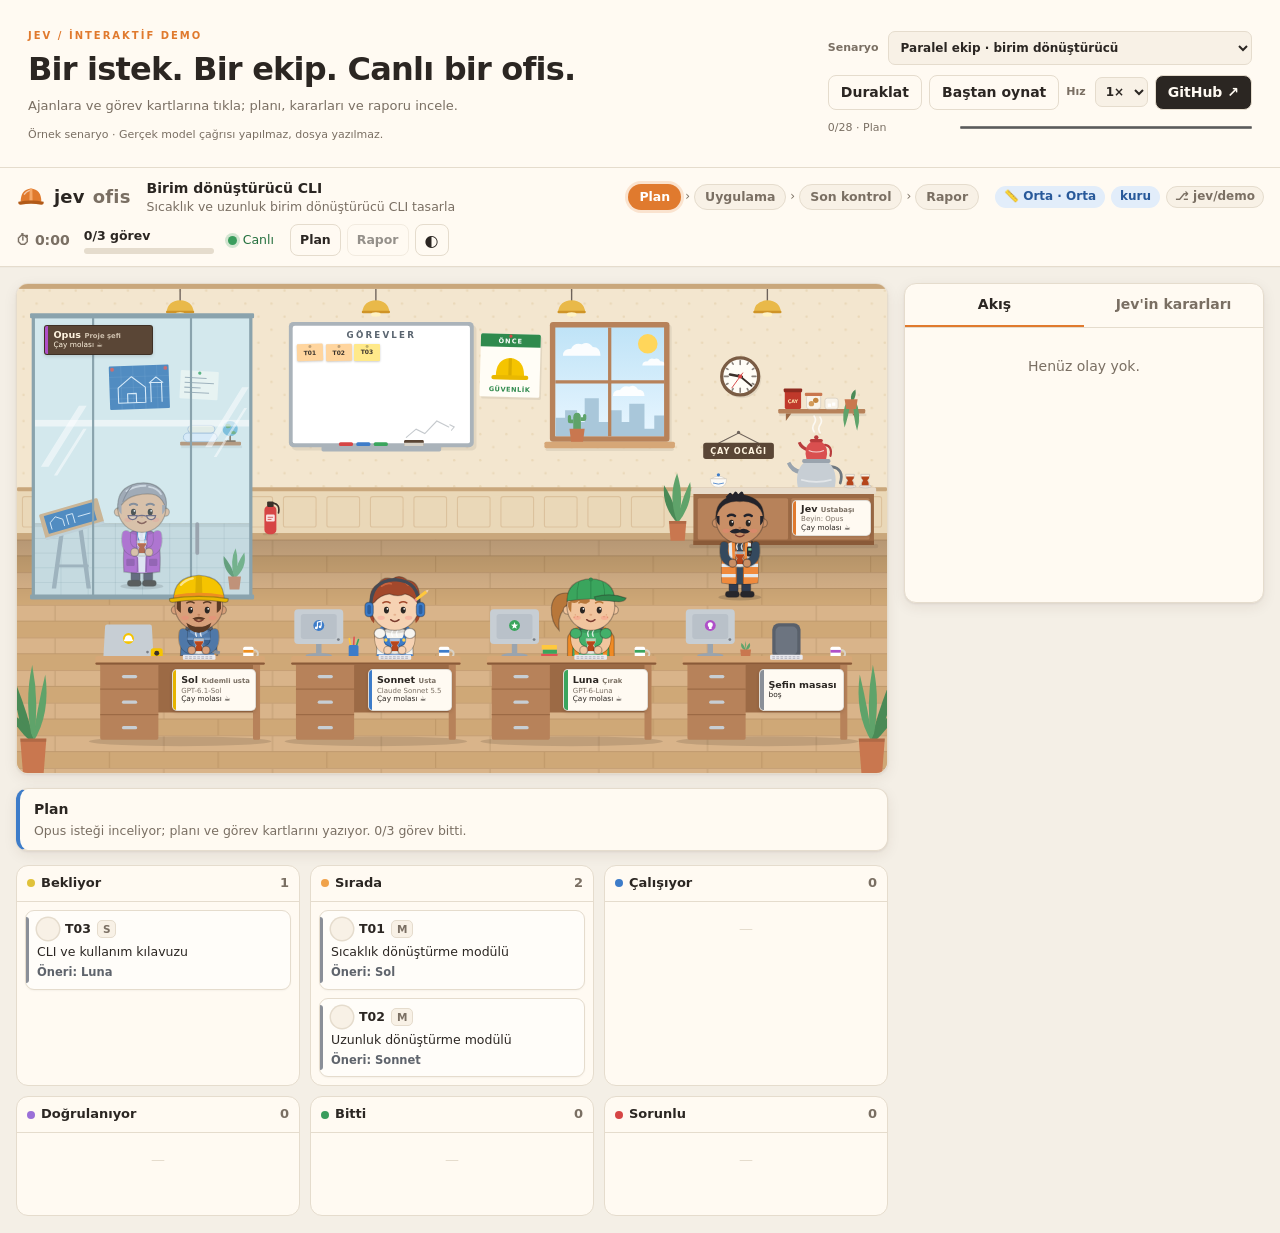
<file: docs/index.html>
<!doctype html>
<html lang="tr">
<head>
<meta charset="utf-8">
<meta name="viewport" content="width=device-width, initial-scale=1">
<meta name="referrer" content="no-referrer">
<meta name="color-scheme" content="light dark">
<title>Jev · İnteraktif ofis demosu</title>
<meta name="description" content="Jev çok ajanlı yazılım ofisini deneyin: animasyonlu ajanlar, görev panosu, kararlar ve raporlar.">
<link rel="icon" href="data:image/svg+xml,%3Csvg xmlns='http://www.w3.org/2000/svg' viewBox='0 0 32 32'%3E%3Cpath d='M5 21Q5 8 16 7Q27 8 27 21Z' fill='%23e07a2e'/%3E%3Cpath d='M14.6 7.2Q16 6.8 17.4 7.2L17.7 20H14.3Z' fill='%23f5a868'/%3E%3Cpath d='M2.5 21Q16 18.4 29.5 21Q30 24.2 27 24.2Q16 22.2 5 24.2Q2 24.2 2.5 21Z' fill='%23b25a18'/%3E%3C/svg%3E">
<link rel="stylesheet" href="./demo/office.css">
<script src="./demo/characters.js" defer></script>
<script src="./demo/scene.js" defer></script>
<link rel="stylesheet" href="./demo/demo.css">
<script src="./demo/config.js" defer></script>
<script src="./demo/demo.js" defer></script>
<script src="./demo/office.js" defer></script>
</head>
<body>

<section class="demo-bar" aria-label="Demo kontrolleri">
  <div class="demo-intro"><span class="demo-eyebrow">JEV / İNTERAKTİF DEMO</span>
    <h1>Bir istek. Bir ekip. Canlı bir ofis.</h1>
    <p>Ajanlara ve görev kartlarına tıkla; planı, kararları ve raporu incele.</p>
    <small>Örnek senaryo · Gerçek model çağrısı yapılmaz, dosya yazılmaz.</small>
  </div>
  <div class="demo-actions">
    <label>Senaryo<select id="demo-scenario">
      <option value="parallel">Paralel ekip · birim dönüştürücü</option>
      <option value="retry">Hata ve yeniden deneme · görev listesi</option>
      <option value="mini">Mini iş · hesap makinesi</option>
    </select></label>
    <div class="demo-buttons">
      <button id="demo-pause" type="button" class="btn">Duraklat</button>
      <button id="demo-restart" type="button" class="btn">Baştan oynat</button>
      <label class="demo-speed">Hız<select id="demo-speed" aria-label="Oynatma hızı">
        <option value="1">1×</option><option value="2">2×</option><option value="4">4×</option>
      </select></label>
      <a id="demo-github" class="btn demo-github" href="https://github.com" target="_blank" rel="noopener noreferrer">GitHub ↗</a>
    </div>
    <div class="demo-timeline"><span id="demo-step" role="status">Senaryo hazırlanıyor…</span>
      <progress id="demo-progress" max="1" value="0" aria-label="Demo ilerlemesi"></progress>
    </div>
  </div>
</section>


<header id="top" class="top">
  <div class="brand">
    <svg viewBox="0 0 32 32" aria-hidden="true" focusable="false">
      <path d="M5 21Q5 8 16 7Q27 8 27 21Z" fill="#e07a2e"/>
      <path d="M14.6 7.2Q16 6.8 17.4 7.2L17.7 20H14.3Z" fill="#f5a868"/>
      <path d="M2.5 21Q16 18.4 29.5 21Q30 24.2 27 24.2Q16 22.2 5 24.2Q2 24.2 2.5 21Z" fill="#b25a18"/>
      <path d="M9 13Q11 10 14 9.2" stroke="#fff" stroke-opacity=".6" stroke-width="1.6" fill="none" stroke-linecap="round"/>
    </svg>
    <b>jev</b> <span>ofis</span>
  </div>
  <div class="proj">
    <div id="proj-name" class="proj-name">Ofis açılıyor…</div>
    <div id="proj-req" class="proj-req"></div>
  </div>
  <ol id="phases" class="phases" aria-label="Aşamalar"></ol>
  <div id="run-pills" class="pills"></div>
  <div class="meta">
    <span id="elapsed" class="elapsed" title="Çalışma süresi (onay, rapor ve duraklama beklemesi sayılmaz)">0:00</span>
    <div class="prog" title="Biten görevler">
      <span id="prog-text" class="prog-text">Görev yok</span>
      <div class="bar"><i id="prog-bar"></i></div>
    </div>
    <span id="conn" class="conn" data-state="connecting" role="status">Bağlanıyor…</span>
  </div>
  <div class="acts-top">
    <button id="btn-plan" class="btn small" type="button" disabled>Plan</button>
    <button id="btn-report" class="btn small" type="button" disabled>Rapor</button>
    <button id="btn-theme" class="btn icon" type="button" title="Tema: otomatik" aria-label="Tema: otomatik">◐</button>
  </div>
</header>

<main id="app" class="main">
  <div class="left">
    <section class="stage-wrap" aria-label="Ofis">
      <div id="stage" class="stage">
        <div class="stage-empty">Ofis hazırlanıyor…</div>
      </div>
    </section>

    <section id="controls" class="controls" data-kind="working" aria-live="polite">
      <div class="msg"><b>Bağlanılıyor…</b></div>
    </section>

    <section id="kanban" class="kanban" aria-label="Görev panosu">
      <div class="col" data-col="pending"><h3><span>Bekliyor</span><b class="n">0</b></h3><div class="cards"></div></div>
      <div class="col" data-col="ready"><h3><span>Sırada</span><b class="n">0</b></h3><div class="cards"></div></div>
      <div class="col" data-col="running"><h3><span>Çalışıyor</span><b class="n">0</b></h3><div class="cards"></div></div>
      <div class="col" data-col="verifying"><h3><span>Doğrulanıyor</span><b class="n">0</b></h3><div class="cards"></div></div>
      <div class="col" data-col="done"><h3><span>Bitti</span><b class="n">0</b></h3><div class="cards"></div></div>
      <div class="col" data-col="trouble"><h3><span>Sorunlu</span><b class="n">0</b></h3><div class="cards"></div></div>
    </section>
  </div>

  <aside class="side" aria-label="Akış ve kararlar">
    <div class="tabs" role="tablist">
      <button id="tab-feed" class="tab" type="button" role="tab" aria-selected="true" aria-controls="feed">Akış</button>
      <button id="tab-dec" class="tab" type="button" role="tab" aria-selected="false" aria-controls="decs">Jev'in kararları <span id="dec-count" class="cnt"></span></button>
    </div>
    <div id="feed" class="pane" role="tabpanel" aria-labelledby="tab-feed" tabindex="0">
      <div class="pane-empty">Henüz olay yok.</div>
    </div>
    <div id="decs" class="pane" role="tabpanel" aria-labelledby="tab-dec" tabindex="0" hidden>
      <div class="pane-empty">Jev henüz bir karar vermedi.</div>
    </div>
  </aside>
</main>

<dialog id="dlg-agent" aria-labelledby="dlg-agent-h">
  <div class="dlg-head">
    <h2 id="dlg-agent-h">Ajan</h2>
    <button class="btn icon x-close" type="button" data-close aria-label="Kapat">×</button>
  </div>
  <div class="dlg-body"></div>
  <div class="dlg-foot">
    <span class="grow">Açıkken kendiliğinden yenilenir.</span>
    <button class="btn" type="button" data-close>Kapat</button>
  </div>
</dialog>

<dialog id="dlg-report" aria-labelledby="dlg-report-h">
  <div class="dlg-head">
    <h2 id="dlg-report-h">Rapor</h2>
    <select id="report-round" class="round-sel" aria-label="Tur" hidden></select>
    <button class="btn icon x-close" type="button" data-close aria-label="Kapat">×</button>
  </div>
  <div class="dlg-body"></div>
  <div class="dlg-foot">
    <span class="grow">Raporu orta ve büyük işte denetçi, mini ve küçük işte Jev yazar; düzeltme turunu yalnızca sen başlatırsın.</span>
    <button class="btn" type="button" data-close>Kapat</button>
  </div>
</dialog>

<dialog id="dlg-plan" aria-labelledby="dlg-plan-h">
  <div class="dlg-head">
    <h2 id="dlg-plan-h">Plan</h2>
    <button class="btn icon x-close" type="button" data-close aria-label="Kapat">×</button>
  </div>
  <div class="dlg-body"></div>
  <div class="dlg-foot">
    <span class="grow"></span>
    <button id="plan-reject" class="btn danger" type="button" hidden>Reddet ve çık</button>
    <button id="plan-approve" class="btn ok" type="button" hidden>Planı onayla</button>
    <button class="btn" type="button" data-close>Kapat</button>
  </div>
</dialog>

<dialog id="dlg-task" aria-labelledby="dlg-task-h">
  <div class="dlg-head">
    <h2 id="dlg-task-h">Görev</h2>
    <button class="btn icon x-close" type="button" data-close aria-label="Kapat">×</button>
  </div>
  <div class="dlg-body"></div>
  <div class="dlg-foot">
    <span class="grow"></span>
    <button class="btn" type="button" data-close>Kapat</button>
  </div>
</dialog>

<div id="toasts" class="toasts" aria-live="polite"></div>
<div id="fx" class="fx" aria-hidden="true"></div>

<section id="nokey" class="nokey" hidden>
  <svg viewBox="0 0 32 32" aria-hidden="true" focusable="false">
    <path d="M5 21Q5 8 16 7Q27 8 27 21Z" fill="#e07a2e"/>
    <path d="M14.6 7.2Q16 6.8 17.4 7.2L17.7 20H14.3Z" fill="#f5a868"/>
    <path d="M2.5 21Q16 18.4 29.5 21Q30 24.2 27 24.2Q16 22.2 5 24.2Q2 24.2 2.5 21Z" fill="#b25a18"/>
  </svg>
  <h1 id="nokey-h">Erişim anahtarı yok</h1>
  <p id="nokey-p">Ofis yalnızca terminalde yazan adresle açılır. Adresin sonunda <code>?k=…</code> ile başlayan bir anahtar bulunur.</p>
  <p>Terminaldeki <b>Ofis:</b> satırındaki adresi aç. Anahtar, <code>jev</code> her başladığında değişir.</p>
</section>

<noscript><p class="nokey">Jev ofisi için JavaScript gerekli.</p></noscript>

</body>
</html>
</file>
<file: docs/demo/office.css>
/* Jev ofisi: ajanların çalıştığı canlı ofis görünümü.
 * Renkler :root belirteçlerindedir; koyu tema prefers-color-scheme ya da <html data-theme="dark|light"> ile gelir.
 * Sahne 1600×900 birimlik bir çizimdir; .stage bir kapsayıcıdır ve 1cqw = 16 sahne birimi.
 */

:root {
  color-scheme: light;
  --bg: #f4efe6;
  --panel: #fffaf2;
  --panel-2: #f8f1e6;
  --card: #fffdf9;
  --ink: #2b2622;
  --muted: #7a6f63;
  --line: #e5dccd;
  --accent: #e07a2e;
  --accent-ink: #fff;
  --ok: #3a9d5d;
  --warn: #d9941e;
  --err: #d64545;
  --info: #3d7cc9;
  --ok-bg: #e3f4e7;
  --ok-ink: #25703f;
  --warn-bg: #fcefd6;
  --warn-ink: #8f5d0c;
  --err-bg: #fbe3e3;
  --err-ink: #a52f2f;
  --info-bg: #e2edfa;
  --info-ink: #28599a;
  --shadow: 0 1px 2px rgba(60, 40, 20, .08), 0 4px 14px rgba(60, 40, 20, .08);
  --radius: 12px;
  --top-h: 64px;

  --night: 0;
  --wall: #f3e6cf;
  --wall-2: #ead8b8;
  --base: #c9a77c;
  --floor-1: #d9b48a;
  --floor-2: #cfa877;
  --floor-line: rgba(120, 80, 40, .2);
  --wood: #b7825a;
  --wood-2: #9c6a45;
  --wood-top: #d6a777;
  --wood-edge: #8a5a38;
  --glass: rgba(170, 215, 230, .28);
  --glass-frame: #8aa3ad;
  --glass-hi: rgba(255, 255, 255, .5);
  --frost: rgba(255, 255, 255, .55);
  --room-wall: #e3eef0;
  --room-floor: #cfdadd;
  --room-line: rgba(90, 120, 130, .22);
  --board: #fff;
  --board-frame: #aab3ba;
  --board-ink: #5a6570;
  --sky-1: #bfe3f7;
  --sky-2: #e8f6ff;
  --cloud: #fff;
  --skyline: #a9c7da;
  --plant: #5fa36a;
  --plant-2: #4a8a56;
  --pot: #c9774f;
  --counter: #9c6a45;
  --counter-top: #e8dccb;
  --metal: #9aa4ae;
  --metal-2: #c7ced4;
  --screen: #2c3440;
  --paper: #fffdf6;
  --sign: #5a4636;
  --sign-ink: #fff4e0;
  --lamp: #e9b949;
  --lamp-2: #cf9427;
  --cord: #6d625a;
  --clock-face: #fffdf7;
  --clock-rim: #7a5c44;
  --clock-hand: #3a302a;
  --bubble: #fff;
  --bubble-ink: #2b2622;
  --bubble-line: #e0d6c6;
  --plate: #fffaf2;
  --plate-ink: #2b2622;
  --ch-line: #2b2622;
}

@media (prefers-color-scheme: dark) {
  :root:not([data-theme="light"]) {
    color-scheme: dark;
    --bg: #1d1a17;
    --panel: #262220;
    --panel-2: #2e2926;
    --card: #2b2724;
    --ink: #efe7dc;
    --muted: #a89c8e;
    --line: #3a342f;
    --ok-bg: #1f3526;
    --ok-ink: #8fd6a5;
    --warn-bg: #3a2e18;
    --warn-ink: #f0c070;
    --err-bg: #3d2020;
    --err-ink: #f19a9a;
    --info-bg: #1d2c40;
    --info-ink: #9cc2f0;
    --shadow: 0 1px 2px rgba(0, 0, 0, .3), 0 4px 14px rgba(0, 0, 0, .3);

    --night: 1;
    --wall: #2d2a36;
    --wall-2: #28252f;
    --base: #4a3d33;
    --floor-1: #3a2e25;
    --floor-2: #33281f;
    --floor-line: rgba(0, 0, 0, .28);
    --wood: #6e4a33;
    --wood-2: #5a3b28;
    --wood-top: #87603f;
    --wood-edge: #4a3020;
    --glass: rgba(120, 170, 200, .18);
    --glass-frame: #5f7a86;
    --glass-hi: rgba(255, 255, 255, .16);
    --frost: rgba(255, 255, 255, .14);
    --room-wall: #2a3439;
    --room-floor: #25302f;
    --room-line: rgba(0, 0, 0, .25);
    --board: #e9e6df;
    --board-frame: #6f7880;
    --board-ink: #4f5963;
    --sky-1: #0d1b33;
    --sky-2: #1b2d4d;
    --cloud: #56627a;
    --skyline: #16223a;
    --plant: #4f8a5a;
    --plant-2: #3d7047;
    --pot: #9a5a3a;
    --counter: #5a3b28;
    --counter-top: #6b5d4f;
    --metal: #6f7880;
    --metal-2: #8a939b;
    --screen: #1a1f27;
    --paper: #e9e3d6;
    --sign: #3b2e24;
    --sign-ink: #f3dfb8;
    --lamp: #f2c55a;
    --lamp-2: #d9a23a;
    --cord: #8a7d72;
    --clock-face: #e9e3d6;
    --clock-rim: #5d4735;
    --clock-hand: #2b2622;
    --bubble: #302b27;
    --bubble-ink: #efe7dc;
    --bubble-line: #4a423b;
    --plate: #2f2a26;
    --plate-ink: #efe7dc;
    --ch-line: #120f0d;
  }
}

:root[data-theme="dark"] {
  color-scheme: dark;
  --bg: #1d1a17;
  --panel: #262220;
  --panel-2: #2e2926;
  --card: #2b2724;
  --ink: #efe7dc;
  --muted: #a89c8e;
  --line: #3a342f;
  --ok-bg: #1f3526;
  --ok-ink: #8fd6a5;
  --warn-bg: #3a2e18;
  --warn-ink: #f0c070;
  --err-bg: #3d2020;
  --err-ink: #f19a9a;
  --info-bg: #1d2c40;
  --info-ink: #9cc2f0;
  --shadow: 0 1px 2px rgba(0, 0, 0, .3), 0 4px 14px rgba(0, 0, 0, .3);

  --night: 1;
  --wall: #2d2a36;
  --wall-2: #28252f;
  --base: #4a3d33;
  --floor-1: #3a2e25;
  --floor-2: #33281f;
  --floor-line: rgba(0, 0, 0, .28);
  --wood: #6e4a33;
  --wood-2: #5a3b28;
  --wood-top: #87603f;
  --wood-edge: #4a3020;
  --glass: rgba(120, 170, 200, .18);
  --glass-frame: #5f7a86;
  --glass-hi: rgba(255, 255, 255, .16);
  --frost: rgba(255, 255, 255, .14);
  --room-wall: #2a3439;
  --room-floor: #25302f;
  --room-line: rgba(0, 0, 0, .25);
  --board: #e9e6df;
  --board-frame: #6f7880;
  --board-ink: #4f5963;
  --sky-1: #0d1b33;
  --sky-2: #1b2d4d;
  --cloud: #56627a;
  --skyline: #16223a;
  --plant: #4f8a5a;
  --plant-2: #3d7047;
  --pot: #9a5a3a;
  --counter: #5a3b28;
  --counter-top: #6b5d4f;
  --metal: #6f7880;
  --metal-2: #8a939b;
  --screen: #1a1f27;
  --paper: #e9e3d6;
  --sign: #3b2e24;
  --sign-ink: #f3dfb8;
  --lamp: #f2c55a;
  --lamp-2: #d9a23a;
  --cord: #8a7d72;
  --clock-face: #e9e3d6;
  --clock-rim: #5d4735;
  --clock-hand: #2b2622;
  --bubble: #302b27;
  --bubble-ink: #efe7dc;
  --bubble-line: #4a423b;
  --plate: #2f2a26;
  --plate-ink: #efe7dc;
  --ch-line: #120f0d;
}

/* --- temel --------------------------------------------------------------------------- */

*, *::before, *::after { box-sizing: border-box; }
html { -webkit-text-size-adjust: 100%; text-size-adjust: 100%; }
body {
  margin: 0;
  min-height: 100vh;
  background: var(--bg);
  color: var(--ink);
  font: 14px/1.45 system-ui, -apple-system, "Segoe UI", Roboto, "Noto Sans", Ubuntu, Cantarell, "Helvetica Neue", Arial, sans-serif;
  overflow-x: hidden;
}
button, input, select, textarea { font: inherit; color: inherit; }
[hidden] { display: none !important; }
a { color: var(--info); }
.sr-only {
  position: absolute; width: 1px; height: 1px; padding: 0; margin: -1px; overflow: hidden;
  clip: rect(0 0 0 0); white-space: nowrap; border: 0;
}
:focus-visible { outline: 2px solid var(--accent); outline-offset: 2px; }

.btn {
  display: inline-flex; align-items: center; justify-content: center; gap: 6px;
  padding: 6px 12px; min-height: 32px;
  border: 1px solid var(--line); border-radius: 8px;
  background: var(--panel); color: var(--ink);
  font-weight: 600; cursor: pointer; white-space: nowrap;
  transition: border-color .15s, background-color .15s, transform .1s;
}
.btn:hover:not(:disabled) { border-color: var(--accent); }
.btn:active:not(:disabled) { transform: translateY(1px); }
.btn:disabled { opacity: .5; cursor: not-allowed; }
.btn.primary { background: var(--accent); border-color: transparent; color: var(--accent-ink); }
.btn.primary:hover:not(:disabled) { background: #cb6a22; }
.btn.ok { background: var(--ok); border-color: transparent; color: #fff; }
.btn.danger { color: var(--err); }
.btn.danger:hover:not(:disabled) { border-color: var(--err); }
.btn.small { padding: 3px 9px; min-height: 26px; font-size: 12.5px; }
.btn.icon { width: 34px; padding: 0; font-size: 16px; }

.chip {
  display: inline-flex; align-items: center; gap: 4px;
  padding: 1px 8px; border-radius: 999px;
  font-size: 12px; font-weight: 700; white-space: nowrap;
  background: var(--panel-2); color: var(--muted); border: 1px solid var(--line);
}
.chip.ok { background: var(--ok-bg); color: var(--ok-ink); border-color: transparent; }
.chip.warn { background: var(--warn-bg); color: var(--warn-ink); border-color: transparent; }
.chip.err { background: var(--err-bg); color: var(--err-ink); border-color: transparent; }
.chip.info { background: var(--info-bg); color: var(--info-ink); border-color: transparent; }

/* Ajan renkleri: --ac vurgu, --ai yazı */
.ag, .actor, .plate, .card, .bubble, .av { --ac: #8a8f98; --ai: #5f646c; }
.ag-opus { --ac: #b04fc9; --ai: #8a3aa0; }
.ag-sol { --ac: #e6b400; --ai: #8a6a00; }
.ag-sonnet { --ac: #3d7cc9; --ai: #2b5e9e; }
.ag-luna { --ac: #3aa55d; --ai: #2a7a44; }
.ag-jev { --ac: #e07a2e; --ai: #b25a18; }
@media (prefers-color-scheme: dark) {
  :root:not([data-theme="light"]) .ag-opus { --ai: #d38be6; }
  :root:not([data-theme="light"]) .ag-sol { --ai: #ffd54a; }
  :root:not([data-theme="light"]) .ag-sonnet { --ai: #8db8f0; }
  :root:not([data-theme="light"]) .ag-luna { --ai: #7fd49a; }
  :root:not([data-theme="light"]) .ag-jev { --ai: #f5a868; }
}
:root[data-theme="dark"] .ag-opus { --ai: #d38be6; }
:root[data-theme="dark"] .ag-sol { --ai: #ffd54a; }
:root[data-theme="dark"] .ag-sonnet { --ai: #8db8f0; }
:root[data-theme="dark"] .ag-luna { --ai: #7fd49a; }
:root[data-theme="dark"] .ag-jev { --ai: #f5a868; }
.who { color: var(--ai); font-weight: 700; }

/* --- üst çubuk ----------------------------------------------------------------------- */

.top {
  position: sticky; top: 0; z-index: 100;
  display: flex; flex-wrap: wrap; align-items: center; gap: 8px 16px;
  padding: 10px 16px;
  background: var(--panel);
  border-bottom: 1px solid var(--line);
  box-shadow: 0 1px 0 rgba(0, 0, 0, .02);
}
.brand { display: flex; align-items: center; gap: 8px; font-size: 18px; letter-spacing: .2px; white-space: nowrap; }
.brand svg { width: 30px; height: 30px; flex: none; }
.brand b { font-weight: 800; }
.brand span { color: var(--muted); font-weight: 600; }
.proj { flex: 1 1 200px; min-width: 0; }
.proj-name { font-weight: 700; white-space: nowrap; overflow: hidden; text-overflow: ellipsis; }
.proj-req { color: var(--muted); font-size: 12.5px; white-space: nowrap; overflow: hidden; text-overflow: ellipsis; }
.phases { display: flex; flex-wrap: wrap; align-items: center; gap: 4px; margin: 0; padding: 0; list-style: none; }
.ph {
  padding: 3px 10px; border-radius: 999px;
  background: var(--panel-2); color: var(--muted); border: 1px solid var(--line);
  font-size: 12.5px; font-weight: 600; white-space: nowrap;
}
.ph.done { color: var(--ok-ink); background: var(--ok-bg); border-color: transparent; }
.ph.done::before { content: "✓ "; }
.ph.cur { background: var(--accent); color: var(--accent-ink); border-color: transparent; box-shadow: 0 0 0 3px rgba(224, 122, 46, .18); }
.ph.cur.wait { background: var(--panel-2); color: var(--accent); border-color: var(--accent); box-shadow: none; }
.ph.fixr { border-style: dashed; }
.ph-sep { color: var(--muted); font-size: 12px; }
.pills { display: flex; gap: 6px; flex-wrap: wrap; }
.meta { display: flex; align-items: center; gap: 14px; flex-wrap: wrap; }
.elapsed { font-variant-numeric: tabular-nums; color: var(--muted); font-weight: 600; white-space: nowrap; }
.elapsed::before { content: "⏱ "; }
.prog { display: flex; flex-direction: column; gap: 3px; min-width: 130px; }
.prog-text { font-size: 12.5px; font-weight: 600; font-variant-numeric: tabular-nums; white-space: nowrap; }
.bar { height: 6px; border-radius: 3px; background: var(--line); overflow: hidden; }
.bar i { display: block; height: 100%; width: 0; background: var(--ok); border-radius: 3px; transition: width .6s ease; }
.conn { display: inline-flex; align-items: center; gap: 6px; font-size: 12.5px; color: var(--muted); white-space: nowrap; }
.conn::before { content: ""; width: 9px; height: 9px; border-radius: 50%; background: var(--muted); flex: none; }
.conn[data-state="live"] { color: var(--ok-ink); }
.conn[data-state="live"]::before { background: var(--ok); box-shadow: 0 0 0 3px rgba(58, 157, 93, .22); animation: livePulse 2.4s ease-in-out infinite; }
.conn[data-state="connecting"]::before { background: var(--warn); animation: blinkDot 1s steps(2) infinite; }
.conn[data-state="down"] { color: var(--err-ink); }
.conn[data-state="down"]::before { background: var(--err); }
.conn[data-state="closed"]::before { background: var(--muted); }
.acts-top { display: flex; gap: 6px; }

@keyframes livePulse { 50% { box-shadow: 0 0 0 5px rgba(58, 157, 93, .08); } }
@keyframes blinkDot { 50% { opacity: .25; } }

/* --- yerleşim ------------------------------------------------------------------------ */

.main {
  display: grid;
  grid-template-columns: minmax(0, 1fr) 360px;
  gap: 16px;
  padding: 16px;
  align-items: start;
  max-width: 2400px;
  margin: 0 auto;
}
.left { min-width: 0; display: flex; flex-direction: column; gap: 14px; container: left / inline-size; }
.side {
  position: sticky; top: calc(var(--top-h) + 16px);
  max-height: calc(100vh - var(--top-h) - 32px);
  display: flex; flex-direction: column; min-height: 320px;
  background: var(--panel); border: 1px solid var(--line); border-radius: var(--radius);
  box-shadow: var(--shadow); overflow: hidden;
}
@media (max-width: 900px) {
  .main { grid-template-columns: minmax(0, 1fr); padding: 12px 16px; }
  .side { position: static; max-height: 70vh; }
  .top { position: static; }
}

/* --- sahne --------------------------------------------------------------------------- */

.stage-wrap {
  position: relative;
  overflow-x: auto; overflow-y: hidden;
  background: var(--panel); border: 1px solid var(--line); border-radius: var(--radius);
  box-shadow: var(--shadow);
}
.stage-backdrop { position: absolute; inset: 0; width: 100%; height: 100%; display: block; pointer-events: none; }
.stage {
  position: relative;
  aspect-ratio: 16 / 9;
  container-type: inline-size;
  width: min(100%, calc(68vh * 16 / 9));
  min-width: 640px;
  margin: 0 auto;
  overflow: hidden;
  user-select: none; -webkit-user-select: none;
  /* zemin rengi yok: kesirli genişlikte kenar pikseli arkadaki uzantıyla (stage-backdrop) karışsın, çizgi kalmasın */
}
.scene { position: absolute; inset: 0; width: 100%; height: 100%; display: block; pointer-events: none; }
.scene.back { z-index: 0; }
.scene.glass { z-index: 20; }
.scene.front { z-index: 50; }

/* sahne çizimi (scene.js) */
.s-wall { fill: var(--wall); }
.s-wall2 { fill: var(--wall-2); }
.s-base { fill: var(--base); }
.s-panel { fill: none; stroke: var(--base); stroke-opacity: .45; stroke-width: 2; }
.s-floor1 { fill: var(--floor-1); }
.s-floor2 { fill: var(--floor-2); }
.s-floorline { fill: none; stroke: var(--floor-line); stroke-width: 2; }
.s-roomwall { fill: var(--room-wall); }
.s-roomfloor { fill: var(--room-floor); }
.s-roomline { fill: none; stroke: var(--room-line); stroke-width: 1.5; }
.s-board { fill: var(--board); }
.s-frame { fill: var(--board-frame); }
.s-ink { fill: var(--board-ink); }
.s-inkline { fill: none; stroke: var(--board-ink); stroke-opacity: .35; stroke-width: 2; stroke-linecap: round; }
.sky1 { stop-color: var(--sky-1); }
.sky2 { stop-color: var(--sky-2); }
.s-cloud { fill: var(--cloud); opacity: .92; }
.s-skyline { fill: var(--skyline); }
.s-sun { fill: #ffd65a; opacity: calc(1 - var(--night)); transition: opacity .6s; }
.s-night { opacity: var(--night); transition: opacity .6s; }
.s-moon { fill: #f4efd8; }
.s-star { fill: #fff8d8; }
.s-winlight { fill: #ffd98a; opacity: var(--night); }
.s-wood { fill: var(--wood); }
.s-wood2 { fill: var(--wood-2); }
.s-woodtop { fill: var(--wood-top); }
.s-woodedge { fill: var(--wood-edge); }
.s-woodline { fill: none; stroke: var(--wood-edge); stroke-width: 2; stroke-opacity: .6; }
.s-metal { fill: var(--metal); }
.s-metal2 { fill: var(--metal-2); }
.s-screen { fill: var(--screen); }
.s-paper { fill: var(--paper); }
.s-plant { fill: var(--plant); }
.s-plant2 { fill: var(--plant-2); }
.s-pot { fill: var(--pot); }
.s-counter { fill: var(--counter); }
.s-countertop { fill: var(--counter-top); }
.s-sign { fill: var(--sign); }
.s-signink { fill: var(--sign-ink); }
.s-clockface { fill: var(--clock-face); }
.s-clockrim { fill: none; stroke: var(--clock-rim); stroke-width: 6; }
.s-hand { stroke: var(--clock-hand); stroke-linecap: round; }
.s-tick { stroke: var(--clock-hand); stroke-width: 3; stroke-linecap: round; opacity: .6; }
.s-cord { stroke: var(--cord); stroke-width: 2.5; }
.s-lamp { fill: var(--lamp); }
.s-lamp2 { fill: var(--lamp-2); }
.s-bulb { fill: #fff3c4; }
.s-lampglow { opacity: calc(var(--night) * .9); transition: opacity .6s; }
.s-glass { fill: var(--glass); }
.s-gframe { fill: none; stroke: var(--glass-frame); stroke-width: 6; }
.s-gbar { stroke: var(--glass-frame); stroke-width: 4; }
.s-gsill { fill: var(--glass-frame); }
.s-ghi { fill: var(--glass-hi); }
.s-frost { fill: var(--frost); }
.s-shadow { fill: #000; opacity: .12; }
.s-shadow2 { fill: #000; opacity: .07; }
.s-kb { fill: #e9e9ee; }
.s-kbline { fill: none; stroke: #a8a8b4; stroke-width: 1.4; stroke-dasharray: 5 2.5; }
.s-mug { fill: #fff; }
.s-tea { fill: #b5451b; }
.s-glasscup { fill: #fff; fill-opacity: .45; stroke: #c9c2b8; stroke-width: 1.5; }
.s-steam { fill: none; stroke: #fff; stroke-opacity: .75; stroke-width: 3; stroke-linecap: round; animation: steamUp 2.6s ease-in-out infinite; }
.s-steam.b { animation-delay: 1.3s; }
.s-chair { fill: #59606b; }
.s-chair2 { fill: #6c7480; }
.s-drift { animation: drift 70s ease-in-out infinite alternate; }
@keyframes drift { from { transform: translateX(-26px); } to { transform: translateX(26px); } }

/* masalar: data-busy ekran ışığını yakar */
.desk .s-glow { opacity: 0; transition: opacity .6s; }
.desk[data-busy="1"] .s-glow { opacity: calc(.55 + var(--night) * .45); animation: screenFlicker 3.2s ease-in-out infinite; }
.desk .s-led { fill: #7a7f86; }
.desk[data-busy="1"] .s-led { fill: #5fe08a; }
.desk[data-state="failed"] .s-led, .desk[data-state="blocked"] .s-led { fill: var(--err); }
.desk[data-state="sleeping"] .s-led { fill: #7a8bd6; }
.desk[data-empty="1"] .s-screen { opacity: .75; }
@keyframes screenFlicker { 0%, 100% { opacity: .85; } 40% { opacity: 1; } 70% { opacity: .75; } }
@keyframes steamUp {
  0% { opacity: 0; transform: translateY(6px); }
  30% { opacity: .8; }
  100% { opacity: 0; transform: translateY(-14px); }
}

/* beyaz tahta notları */
.wb-notes {
  position: absolute; z-index: 5;
  left: 32.1875%; top: 12.2222%; width: 19.375%; height: 20%;
  display: grid;
  grid-template-columns: repeat(6, minmax(0, 1fr));
  grid-template-rows: repeat(5, minmax(0, 1fr));
  gap: .35cqw;
}
.wb-note {
  --nc: #ffe98a;
  position: relative;
  display: grid; place-items: center;
  margin: 0; padding: 0; border: 0; border-radius: .12cqw;
  background: var(--nc); color: #3b332c;
  font-size: clamp(6px, .68cqw, 12px); font-weight: 800; line-height: 1;
  box-shadow: 0 .08cqw .25cqw rgba(0, 0, 0, .22);
  transform: rotate(var(--r, 0deg));
  cursor: pointer; overflow: hidden; white-space: nowrap;
  transition: background-color .5s, transform .25s, opacity .4s;
}
.wb-note::before {
  content: ""; position: absolute; left: 50%; top: 6%;
  width: .32cqw; height: .32cqw; border-radius: 50%; transform: translateX(-50%);
  background: rgba(0, 0, 0, .25);
}
.wb-note:hover, .wb-note:focus-visible { transform: rotate(0deg) scale(1.15); z-index: 2; }
.wb-note[data-s="pending"] { --nc: #ffe98a; }
.wb-note[data-s="ready"] { --nc: #ffd59e; }
.wb-note[data-s="running"] { --nc: #a9d2ff; animation: notePulse 1.6s ease-in-out infinite; }
.wb-note[data-s="verifying"] { --nc: #d8c2ff; }
.wb-note[data-s="done"] { --nc: #b8e6b0; }
.wb-note[data-s="done"]::after { content: "✓"; position: absolute; right: 6%; bottom: 4%; font-size: 1.05em; color: #25703f; }
.wb-note[data-s="needs_decision"], .wb-note[data-s="failed"], .wb-note[data-s="blocked"] { --nc: #ffb3b3; }
.wb-note[data-s="waiting_quota"] { --nc: #cfd8e3; }
.wb-note[data-s="skipped"], .wb-note[data-s="split"] { --nc: #e0e0e0; opacity: .6; }
.wb-note.more { background: transparent; box-shadow: none; color: var(--board-ink); cursor: default; }
.wb-note.more::before { display: none; }
@keyframes notePulse { 50% { box-shadow: 0 0 0 .25cqw rgba(61, 124, 201, .35); } }

/* --- karakterler --------------------------------------------------------------------- */

.actor {
  position: absolute; z-index: 30;
  width: 11cqw; height: 13.75cqw;
  margin: -13.625cqw 0 0 -5.5cqw;
  pointer-events: none;
}
.actor svg.ch { display: block; width: 100%; height: 100%; overflow: visible; }
.actor .c-body { pointer-events: visiblePainted; cursor: pointer; }
.actor[data-dir="l"] svg.ch { transform: scaleX(-1); }
.actor[data-dir="l"] :is(.c-fx-zzz, .c-p-term) { transform: scaleX(-1); transform-box: fill-box; transform-origin: center; }
.actor:has(.c-body:hover) svg.ch { filter: drop-shadow(0 0 .35cqw var(--ac)); }
.actor.gone { opacity: 0; transition: opacity .4s; }
.actor.flash-guard svg.ch { animation: guardGlow .5s ease-in-out 3 alternate; }
@keyframes guardGlow { to { filter: drop-shadow(0 0 .6cqw rgba(214, 69, 69, .95)); } }

:is(.ch, .mini) .o { stroke: var(--ch-line); stroke-opacity: .35; stroke-width: 2; }
:is(.ch, .mini) .c-blush { fill: #ff7b7b; opacity: .28; }
.ch .c-shadow { fill: #000; opacity: .14; }
:is(.ch, .mini) :is(.c-p, .c-fx, .c-arms, .c-eye-closed, .c-eye-happy, .c-brow-w, .m-o, .m-open) { display: none; }

.actor:not([data-arms]) .c-arms-rest,
.actor[data-arms="rest"] .c-arms-rest,
.actor[data-arms="hold"] .c-arms-hold,
.actor[data-arms="type"] .c-arms-type,
.actor[data-arms="up"] .c-arms-up,
.actor[data-arms="cheer"] .c-arms-cheer { display: inline; }
.actor[data-arms="hold"] .c-clip, .actor[data-arms="type"] .c-clip, .actor[data-arms="cheer"] .c-clip { display: none; }

.actor[data-prop="tea"] .c-p-tea,
.actor[data-prop="page"] .c-p-page,
.actor[data-prop="drawing"] .c-p-drawing,
.actor[data-prop="notes"] .c-p-notes,
.actor[data-prop="clipboard"] .c-p-clipboard,
.actor[data-prop="report"] .c-p-report,
.actor[data-prop="keyboard"] .c-p-keyboard,
.actor[data-prop="magnifier"] .c-p-magnifier,
.actor[data-prop="tube"] .c-p-tube,
.actor[data-prop="dots"] .c-p-dots,
.actor[data-prop="term"] .c-p-term { display: inline; }

.actor[data-eyes="closed"] .c-eye-open, .actor[data-eyes="happy"] .c-eye-open { display: none; }
.actor[data-eyes="closed"] .c-eye-closed, .actor[data-eyes="happy"] .c-eye-happy { display: inline; }
.actor[data-mouth="o"] .m-smile, .actor[data-mouth="open"] .m-smile { display: none; }
.actor[data-mouth="o"] .m-o, .actor[data-mouth="open"] .m-open { display: inline; }
.actor[data-brow="w"] .c-brow-n { display: none; }
.actor[data-brow="w"] .c-brow-w { display: inline; }
.actor[data-fx~="zzz"] .c-fx-zzz,
.actor[data-fx~="sweat"] .c-fx-sweat,
.actor[data-fx~="alert"] .c-fx-alert,
.actor[data-fx~="shield"] .c-fx-shield { display: inline; }

/* canlılık */
.ch .c-upper { transform-box: view-box; transform-origin: 80px 190px; animation: breathe 3.6s ease-in-out infinite; animation-delay: var(--d, 0s); }
.ag-luna .ch .c-upper { animation-name: breatheBouncy; animation-duration: 2.2s; }
.ch .c-eye-open { transform-box: fill-box; transform-origin: center; animation: blink 5.2s infinite; animation-delay: var(--d, 0s); }
.ch .c-pony { transform-box: view-box; transform-origin: 45px 50px; animation: pony 2.8s ease-in-out infinite; }
.ch .c-arms-type .h-l { animation: tap .28s ease-in-out infinite alternate; }
.ch .c-arms-type .h-r { animation: tap .28s ease-in-out .14s infinite alternate; }
.ch .c-steam { animation: steamUp 2.2s ease-in-out infinite; }
.ch .c-dot { animation: dotBlink 1.2s ease-in-out infinite; }
.ch .c-dot.d2 { animation-delay: .2s; }
.ch .c-dot.d3 { animation-delay: .4s; }
.ch .c-cursor { animation: blinkDot 1s steps(2) infinite; }
.ch .c-fx-zzz text { animation: zz 2.6s ease-in-out infinite; }
.ch .c-fx-zzz .z2 { animation-delay: .5s; }
.ch .c-fx-zzz .z3 { animation-delay: 1s; }
.ch .c-bub { animation: bubUp 1.6s ease-in infinite; }
.ch .c-bub.b2 { animation-delay: .7s; }
.ch .c-fx-alert { transform-box: fill-box; transform-origin: center; animation: alertPop 1s ease-in-out infinite; }
.ch .c-fx-sweat { animation: sweat 1.8s ease-in infinite; }
.ch .c-fx-shield { animation: shieldFlash .5s ease-in-out infinite alternate; }
.actor[data-arms="cheer"] .c-body { animation: hop .5s ease-in-out 3; }

.c-leg { transform-box: view-box; }
.c-leg-l { transform-origin: 70px 158px; }
.c-leg-r { transform-origin: 90px 158px; }
.c-body { transform-box: view-box; }
.actor.walk .c-leg-l { animation: legL .44s ease-in-out infinite; }
.actor.walk .c-leg-r { animation: legR .44s ease-in-out infinite; }
.actor.walk .c-body { animation: bob .22s ease-in-out infinite alternate; }
.actor.walk .c-upper { animation: none; }

@keyframes breathe { 0%, 100% { transform: scale(1, 1); } 50% { transform: scale(1.012, .986); } }
@keyframes breatheBouncy { 0%, 100% { transform: translateY(0); } 50% { transform: translateY(-2.5px); } }
@keyframes blink { 0%, 94%, 100% { transform: scaleY(1); } 96% { transform: scaleY(.1); } }
@keyframes pony { 0%, 100% { transform: rotate(-3deg); } 50% { transform: rotate(4deg); } }
@keyframes tap { from { transform: translateY(0); } to { transform: translateY(-2.5px); } }
@keyframes dotBlink { 0%, 100% { opacity: .25; } 40% { opacity: 1; } }
@keyframes zz {
  0% { opacity: 0; transform: translate(-3px, 5px); }
  30% { opacity: 1; }
  100% { opacity: 0; transform: translate(4px, -8px); }
}
@keyframes bubUp { 0% { opacity: 0; transform: translateY(3px); } 30% { opacity: 1; } 100% { opacity: 0; transform: translateY(-9px); } }
@keyframes alertPop { 0%, 100% { transform: scale(1); } 50% { transform: scale(1.15); } }
@keyframes sweat { 0% { opacity: 0; transform: translateY(-3px); } 25% { opacity: 1; } 100% { opacity: 0; transform: translateY(8px); } }
@keyframes shieldFlash { from { opacity: .35; } to { opacity: 1; } }
@keyframes hop { 0%, 100% { transform: translateY(0); } 40% { transform: translateY(-7px); } }
@keyframes legL { 0%, 100% { transform: rotate(16deg); } 50% { transform: rotate(-16deg); } }
@keyframes legR { 0%, 100% { transform: rotate(-16deg); } 50% { transform: rotate(16deg); } }
@keyframes bob { from { transform: translateY(0); } to { transform: translateY(-3px); } }

/* Jev'in taşıdığı görev kartı */
.carry {
  position: absolute; left: 50%; top: 60%; z-index: 2;
  transform: translate(-50%, -50%) rotate(-6deg);
  padding: .18cqw .45cqw; border-radius: .2cqw;
  background: #ffe98a; color: #3b332c;
  font-size: clamp(7px, .85cqw, 13px); font-weight: 800; white-space: nowrap;
  box-shadow: 0 .12cqw .3cqw rgba(0, 0, 0, .25);
  pointer-events: none;
}

/* isim levhaları */
.plate {
  position: absolute; z-index: 55;
  display: flex; flex-direction: column; justify-content: center; gap: .08cqw;
  margin: 0; padding: .3cqw .6cqw .3cqw .95cqw;
  border: 1px solid rgba(0, 0, 0, .12); border-radius: .55cqw;
  background: var(--plate); color: var(--plate-ink);
  text-align: left; cursor: pointer; overflow: hidden;
  box-shadow: 0 .15cqw .45cqw rgba(0, 0, 0, .14);
  transition: box-shadow .2s, transform .15s;
}
.plate::before { content: ""; position: absolute; left: 0; top: 0; bottom: 0; width: .38cqw; background: var(--ac); }
.plate:hover { transform: translateY(-.1cqw); box-shadow: 0 .25cqw .8cqw rgba(0, 0, 0, .2); }
.plate .pn { display: flex; align-items: baseline; gap: .4cqw; min-width: 0; font-size: clamp(8px, 1.1cqw, 17px); font-weight: 800; line-height: 1.1; white-space: nowrap; }
.plate .pn small { font-size: .72em; font-weight: 600; color: var(--muted); overflow: hidden; text-overflow: ellipsis; }
.plate .pt { font-size: clamp(7px, .78cqw, 12px); color: var(--muted); line-height: 1.15; white-space: nowrap; overflow: hidden; text-overflow: ellipsis; }
.plate .ps { font-size: clamp(7px, .85cqw, 13px); line-height: 1.2; white-space: nowrap; overflow: hidden; text-overflow: ellipsis; }
.plate[data-busy="1"] .ps { color: var(--ai); font-weight: 700; }
.plate[data-state="failed"] .ps, .plate[data-state="blocked"] .ps { color: var(--err); font-weight: 700; }
.plate[data-state="sleeping"] .ps { color: #6d7fd0; }
.plate.sign { border-radius: .35cqw; background: var(--sign); color: var(--sign-ink); border-color: rgba(0, 0, 0, .3); }
.plate.sign .pn small, .plate.sign .pt { color: color-mix(in srgb, var(--sign-ink) 70%, transparent); }
.plate.sign[data-busy="1"] .ps { color: #ffe08a; }
.plate.flash-guard { animation: plateFlash .45s ease-in-out 4 alternate; }
@keyframes plateFlash { to { box-shadow: 0 0 0 .35cqw rgba(214, 69, 69, .75); } }

/* konuşma balonları */
.bubble {
  position: absolute; z-index: 70;
  width: max-content; max-width: 12.5cqw; min-width: 2.5cqw;
  padding: .42cqw .7cqw;
  transform: translate(-50%, -100%);
  background: var(--bubble); color: var(--bubble-ink);
  border: 1px solid var(--bubble-line); border-radius: .9cqw;
  font-size: clamp(9px, 1.05cqw, 14px); line-height: 1.25;
  box-shadow: 0 .2cqw .6cqw rgba(0, 0, 0, .14);
  pointer-events: none;
  opacity: 0; transition: opacity .25s;
}
.bubble.show { opacity: 1; }
.bubble::after {
  content: ""; position: absolute; left: calc(50% - var(--tail, 0px)); bottom: -.5cqw;
  width: .9cqw; height: .9cqw;
  background: var(--bubble);
  border-right: 1px solid var(--bubble-line); border-bottom: 1px solid var(--bubble-line);
  transform: translateX(-50%) rotate(45deg);
}
.bubble .bt { display: -webkit-box; -webkit-line-clamp: 3; line-clamp: 3; -webkit-box-orient: vertical; overflow: hidden; overflow-wrap: anywhere; }
.bubble .bi { margin-right: .25em; }
.bubble.warn { border-color: var(--warn); }
.bubble.err { border-color: var(--err); }
.bubble.bump { animation: bubbleBump .3s ease-out; }
@keyframes bubbleBump { 0% { transform: translate(-50%, -100%) scale(.92); } 100% { transform: translate(-50%, -100%) scale(1); } }

/* doğrulama ✓/✗ */
.pop {
  position: absolute; z-index: 75;
  display: grid; place-items: center;
  width: 3cqw; height: 3cqw; border-radius: 50%;
  transform: translate(-50%, -100%);
  background: var(--panel); border: .2cqw solid currentColor;
  font-size: 1.8cqw; font-weight: 900; line-height: 1;
  box-shadow: 0 .2cqw .7cqw rgba(0, 0, 0, .2);
  pointer-events: none;
  animation: popUp 1.7s ease-out forwards;
}
.pop.ok { color: var(--ok); }
.pop.fail { color: var(--err); }
@keyframes popUp {
  0% { opacity: 0; transform: translate(-50%, -60%) scale(.5); }
  15% { opacity: 1; transform: translate(-50%, -100%) scale(1.15); }
  28% { transform: translate(-50%, -100%) scale(1); }
  75% { opacity: 1; }
  100% { opacity: 0; transform: translate(-50%, -170%) scale(1); }
}
.stage.flash-guard::after {
  content: ""; position: absolute; inset: 0; z-index: 90; pointer-events: none;
  box-shadow: inset 0 0 0 .45cqw rgba(214, 69, 69, .7);
  animation: fadeOut 1.4s ease-out forwards;
}
@keyframes fadeOut { from { opacity: 1; } to { opacity: 0; } }

.stage-empty {
  position: absolute; inset: 0; z-index: 95;
  display: grid; place-items: center;
  background: color-mix(in srgb, var(--bg) 70%, transparent);
  font-weight: 700; color: var(--muted);
}

/* --- kontrol çubuğu ------------------------------------------------------------------ */

.controls {
  display: flex; flex-wrap: wrap; align-items: center; gap: 10px 14px;
  min-height: 56px; padding: 10px 14px;
  background: var(--panel); border: 1px solid var(--line); border-radius: var(--radius);
  box-shadow: var(--shadow);
}
.controls .msg { flex: 1 1 280px; min-width: 0; }
.controls .msg b { font-weight: 800; }
.controls .msg .sub { display: block; color: var(--muted); font-size: 12.5px; margin-top: 2px; overflow-wrap: anywhere; }
.controls .acts { display: flex; flex-wrap: wrap; gap: 8px; }
.controls .hint { flex-basis: 100%; color: var(--muted); font-size: 12.5px; }
.controls[data-kind="reported"] { border-left: 4px solid var(--ok); }
.controls[data-kind="reported"][data-verdict="kismen"] { border-left-color: var(--warn); }
.controls[data-kind="reported"][data-verdict="basarisiz"] { border-left-color: var(--err); }
.controls[data-kind="awaiting_approval"], .controls[data-kind="paused"] { border-left: 4px solid var(--warn); }
.controls[data-kind="aborted"] { border-left: 4px solid var(--err); }
.controls[data-kind="working"] { border-left: 4px solid var(--info); }
.verdict { font-weight: 800; }
.verdict.basarili { color: var(--ok-ink); }
.verdict.kismen { color: var(--warn-ink); }
.verdict.basarisiz { color: var(--err-ink); }
.countdown { font-variant-numeric: tabular-nums; font-weight: 700; }

/* --- kanban -------------------------------------------------------------------------- */

.kanban { display: grid; grid-template-columns: repeat(6, minmax(0, 1fr)); gap: 10px; }
@container left (max-width: 900px) { .kanban { grid-template-columns: repeat(3, minmax(0, 1fr)); } }
@container left (max-width: 600px) { .kanban { grid-template-columns: repeat(2, minmax(0, 1fr)); } }
@container left (max-width: 380px) { .kanban { grid-template-columns: minmax(0, 1fr); } }
.col {
  display: flex; flex-direction: column; min-width: 0; min-height: 120px;
  background: var(--panel); border: 1px solid var(--line); border-radius: var(--radius);
}
.col h3 {
  display: flex; align-items: center; justify-content: space-between; gap: 6px;
  margin: 0; padding: 8px 10px;
  font-size: 13px; font-weight: 800;
  border-bottom: 1px solid var(--line);
}
.col h3::before { content: ""; width: 8px; height: 8px; border-radius: 50%; background: var(--dot, var(--muted)); flex: none; }
.col h3 span { flex: 1; min-width: 0; white-space: nowrap; overflow: hidden; text-overflow: ellipsis; }
.col h3 .n { flex: none; color: var(--muted); font-weight: 700; font-variant-numeric: tabular-nums; }
.col[data-col="pending"] { --dot: #e0c23a; }
.col[data-col="ready"] { --dot: #f0a24a; }
.col[data-col="running"] { --dot: var(--info); }
.col[data-col="verifying"] { --dot: #9a6fd8; }
.col[data-col="done"] { --dot: var(--ok); }
.col[data-col="trouble"] { --dot: var(--err); }
.cards { display: flex; flex-direction: column; gap: 8px; padding: 8px; min-height: 56px; }
.cards:empty::after { content: "—"; color: var(--line); text-align: center; padding: 8px 0; }
.card {
  position: relative;
  display: flex; flex-direction: column; gap: 4px;
  width: 100%; margin: 0; padding: 7px 8px 8px 11px;
  background: var(--card); border: 1px solid var(--line); border-radius: 9px;
  text-align: left; cursor: pointer;
  box-shadow: 0 1px 2px rgba(0, 0, 0, .04);
  transition: border-color .15s, box-shadow .15s;
}
.card::before { content: ""; position: absolute; left: 0; top: 6px; bottom: 6px; width: 3px; border-radius: 0 3px 3px 0; background: var(--ac); }
.card:hover { border-color: var(--ac); box-shadow: 0 2px 8px rgba(0, 0, 0, .08); }
.card .r1 { display: flex; align-items: center; gap: 6px; min-width: 0; }
.card .tid { font-weight: 800; font-size: 12.5px; white-space: nowrap; }
.card .tags { display: flex; gap: 4px; margin-left: auto; flex-wrap: wrap; justify-content: flex-end; }
.card .ti { font-size: 12.5px; line-height: 1.3; display: -webkit-box; -webkit-line-clamp: 2; line-clamp: 2; -webkit-box-orient: vertical; overflow: hidden; overflow-wrap: anywhere; }
.card .who { font-size: 11.5px; }
.card.dim { opacity: .62; }
.card.hot { border-color: var(--ac); box-shadow: 0 0 0 2px color-mix(in srgb, var(--ac) 30%, transparent); }
.tag {
  display: inline-block; padding: 0 5px; border-radius: 5px;
  font-size: 10.5px; font-weight: 700; line-height: 16px; white-space: nowrap;
  background: var(--panel-2); color: var(--muted); border: 1px solid var(--line);
}
.tag.warn { background: var(--warn-bg); color: var(--warn-ink); border-color: transparent; }
.tag.err { background: var(--err-bg); color: var(--err-ink); border-color: transparent; }
.tag.info { background: var(--info-bg); color: var(--info-ink); border-color: transparent; }
.av {
  width: 22px; height: 22px; flex: none;
  border-radius: 50%; overflow: hidden;
  background: color-mix(in srgb, var(--ac) 22%, var(--panel));
  box-shadow: 0 0 0 1.5px var(--ac);
}
.av svg { display: block; width: 100%; height: 100%; }
.av.none { background: var(--panel-2); box-shadow: 0 0 0 1.5px var(--line); }
.av.lg { width: 56px; height: 56px; box-shadow: 0 0 0 2.5px var(--ac); }

/* --- yan panel: akış ve kararlar ----------------------------------------------------- */

.tabs { display: flex; border-bottom: 1px solid var(--line); flex: none; }
.tab {
  flex: 1; display: inline-flex; align-items: center; justify-content: center; gap: 6px;
  padding: 10px 8px; margin: 0;
  background: none; border: 0; border-bottom: 2px solid transparent;
  color: var(--muted); font-weight: 700; cursor: pointer;
}
.tab[aria-selected="true"] { color: var(--ink); border-bottom-color: var(--accent); }
.tab .cnt { min-width: 20px; padding: 0 6px; border-radius: 999px; background: var(--accent); color: #fff; font-size: 11px; line-height: 18px; }
.tab .cnt:empty { display: none; }
.pane { flex: 1; min-height: 0; overflow-y: auto; overscroll-behavior: contain; padding: 4px 10px 10px; }
.pane-empty { padding: 24px 8px; color: var(--muted); text-align: center; }
.fi {
  display: grid; grid-template-columns: 44px minmax(0, 1fr); gap: 0 8px;
  padding: 6px 2px; border-bottom: 1px dashed var(--line);
  font-size: 13px;
}
.fi time { color: var(--muted); font-size: 11.5px; font-variant-numeric: tabular-nums; padding-top: 1px; }
.fi .tx { overflow-wrap: anywhere; }
.fi .tx .dim { color: var(--muted); }
.fi.lv-warn .tx { color: var(--warn-ink); }
.fi.lv-error .tx { color: var(--err-ink); }
.fi.ok .tx { color: var(--ok-ink); }
.fi.bad .tx { color: var(--err-ink); }
.fi.phase .tx { font-weight: 800; }
.fi.new { animation: fiIn .6s ease-out; }
.fi[data-task] { cursor: pointer; }
.fi[data-task]:hover .tx { text-decoration: underline dotted; }
@keyframes fiIn { from { background: color-mix(in srgb, var(--accent) 18%, transparent); } to { background: transparent; } }
.dc {
  margin: 8px 0; padding: 9px 10px;
  border: 1px solid var(--line); border-radius: 10px; background: var(--panel-2);
}
.dc.new { animation: fiIn .8s ease-out; }
.dc h4 { display: flex; flex-wrap: wrap; align-items: center; gap: 6px; margin: 0 0 4px; font-size: 13px; }
.dc .meta { color: var(--muted); font-size: 11.5px; }
.dc p { margin: 4px 0 0; font-size: 12.5px; overflow-wrap: anywhere; }
.dc ul { margin: 4px 0 0; padding-left: 18px; font-size: 12px; color: var(--muted); }

/* --- diyaloglar ---------------------------------------------------------------------- */

dialog {
  width: min(780px, calc(100vw - 32px));
  max-height: calc(100vh - 48px);
  padding: 0;
  border: 1px solid var(--line); border-radius: 14px;
  background: var(--panel); color: var(--ink);
  box-shadow: 0 24px 70px rgba(0, 0, 0, .35);
}
dialog[open] { display: flex; flex-direction: column; animation: dlgIn .18s ease-out; }
dialog::backdrop { background: rgba(30, 20, 10, .45); }
@keyframes dlgIn { from { opacity: 0; transform: translateY(8px) scale(.99); } }
.dlg-head {
  display: flex; align-items: center; gap: 12px; flex: none;
  padding: 12px 16px; border-bottom: 1px solid var(--line);
}
.dlg-head h2 { flex: 1; min-width: 0; margin: 0; font-size: 18px; line-height: 1.25; overflow-wrap: anywhere; }
.dlg-head h2 small { display: block; font-size: 12.5px; font-weight: 600; color: var(--muted); }
.dlg-body { flex: 1; min-height: 0; overflow-y: auto; overscroll-behavior: contain; padding: 14px 16px 18px; }
.dlg-foot {
  display: flex; flex-wrap: wrap; align-items: center; justify-content: flex-end; gap: 8px; flex: none;
  padding: 10px 16px; border-top: 1px solid var(--line); background: var(--panel-2);
}
.dlg-foot .grow { flex: 1 1 200px; min-width: 0; color: var(--muted); font-size: 12.5px; }
.dlg-body h3 { margin: 18px 0 8px; font-size: 14px; display: flex; align-items: center; gap: 8px; }
.dlg-body h3:first-child { margin-top: 0; }
.dlg-body h3 .n { color: var(--muted); font-weight: 600; }
.dlg-body p { margin: 6px 0; }
.dlg-body ul.plain { margin: 6px 0; padding-left: 20px; }
.dlg-body ul.plain li { margin: 3px 0; }
.kv { display: grid; grid-template-columns: max-content minmax(0, 1fr); gap: 4px 14px; margin: 0; font-size: 13px; }
.kv dt { color: var(--muted); }
.kv dd { margin: 0; overflow-wrap: anywhere; }
.stats { display: flex; flex-wrap: wrap; gap: 8px; margin: 8px 0; }
.stat { flex: 1 1 96px; padding: 8px 10px; border: 1px solid var(--line); border-radius: 10px; background: var(--panel-2); }
.stat b { display: block; font-size: 17px; font-variant-numeric: tabular-nums; }
.stat span { color: var(--muted); font-size: 12px; }
.tbl-wrap { overflow-x: auto; border: 1px solid var(--line); border-radius: 10px; }
.tbl { width: 100%; border-collapse: collapse; font-size: 13px; }
.tbl th, .tbl td { padding: 6px 9px; text-align: left; vertical-align: top; border-bottom: 1px solid var(--line); }
.tbl tr:last-child td { border-bottom: 0; }
.tbl th { background: var(--panel-2); font-size: 12px; color: var(--muted); font-weight: 700; white-space: nowrap; }
.tbl td.num { text-align: right; font-variant-numeric: tabular-nums; white-space: nowrap; }
.tbl td.nw { white-space: nowrap; }
.tbl tr.bad td { background: color-mix(in srgb, var(--err) 7%, transparent); }
.st-met { color: var(--ok-ink); font-weight: 700; }
.st-partial { color: var(--warn-ink); font-weight: 700; }
.st-unmet { color: var(--err-ink); font-weight: 700; }
.st-unverified { color: var(--muted); font-weight: 700; }
.loglist { list-style: none; margin: 0; padding: 0; font-size: 12.5px; }
.loglist li { display: grid; grid-template-columns: 44px 22px minmax(0, 1fr); gap: 6px; padding: 4px 0; border-bottom: 1px dashed var(--line); }
.loglist time { color: var(--muted); font-variant-numeric: tabular-nums; }
.loglist .k { text-align: center; }
.loglist .t { overflow-wrap: anywhere; }
.agent-hero { display: flex; gap: 14px; align-items: center; }
.agent-hero .fig { width: 88px; height: 110px; flex: none; }
.agent-hero .fig svg { width: 100%; height: 100%; }
.agent-hero .now { font-size: 15px; font-weight: 700; }
.agent-hero .sub { color: var(--muted); font-size: 12.5px; }
.gap-list { list-style: none; margin: 0; padding: 0; display: flex; flex-direction: column; gap: 8px; }
.gap-list li { padding: 8px 10px; border: 1px solid var(--line); border-left: 4px solid var(--err); border-radius: 8px; background: var(--panel-2); }
.gap-list .fix { display: block; margin-top: 4px; color: var(--muted); font-size: 12.5px; }
.fixbox { margin-top: 16px; padding: 12px; border: 1px dashed var(--accent); border-radius: 10px; background: color-mix(in srgb, var(--accent) 6%, transparent); }
.fixbox label { display: block; font-weight: 700; margin-bottom: 6px; }
.fixbox textarea {
  width: 100%; min-height: 84px; resize: vertical; padding: 8px 10px;
  border: 1px solid var(--line); border-radius: 8px; background: var(--panel);
}
.fixbox .row { display: flex; flex-wrap: wrap; gap: 8px; align-items: center; justify-content: space-between; margin-top: 8px; }
.fixbox .row small { color: var(--muted); }
select.round-sel { padding: 4px 8px; border: 1px solid var(--line); border-radius: 8px; background: var(--panel); }
details.md-box { margin-top: 14px; border: 1px solid var(--line); border-radius: 10px; }
details.md-box > summary { cursor: pointer; padding: 8px 12px; font-weight: 700; }
details.md-box[open] > summary { border-bottom: 1px solid var(--line); }
details.md-box .md { padding: 4px 14px 12px; }
.x-close { font-size: 18px; line-height: 1; }

/* Markdown (md.py çıktısı) */
.md { font-size: 13.5px; line-height: 1.55; overflow-wrap: anywhere; }
.md h2, .md h3, .md h4, .md h5, .md h6 { margin: 16px 0 6px; line-height: 1.3; }
.md h2 { font-size: 17px; }
.md h3 { font-size: 15px; }
.md h4, .md h5, .md h6 { font-size: 13.5px; }
.md p { margin: 6px 0; }
.md ul, .md ol { margin: 6px 0; padding-left: 22px; }
.md li { margin: 2px 0; }
.md blockquote { margin: 8px 0; padding: 4px 12px; border-left: 3px solid var(--accent); color: var(--muted); background: var(--panel-2); border-radius: 0 8px 8px 0; }
.md code { font-family: Consolas, "Cascadia Mono", "Courier New", monospace; font-size: .92em; padding: 1px 5px; border-radius: 5px; background: var(--panel-2); border: 1px solid var(--line); }
.md pre { position: relative; margin: 8px 0; padding: 10px 12px; overflow-x: auto; border-radius: 8px; background: #1f2329; color: #e6e1d8; }
.md pre code { padding: 0; border: 0; background: none; color: inherit; font-size: 12.5px; white-space: pre; }
.md .md-lang { position: absolute; top: 4px; right: 8px; font-size: 10.5px; color: #9aa4ae; text-transform: lowercase; }
.md hr { border: 0; border-top: 1px solid var(--line); margin: 12px 0; }
.md .md-table { overflow-x: auto; margin: 8px 0; border: 1px solid var(--line); border-radius: 8px; }
.md table { width: 100%; border-collapse: collapse; font-size: 13px; }
.md th, .md td { padding: 5px 9px; border-bottom: 1px solid var(--line); text-align: left; vertical-align: top; }
.md th { background: var(--panel-2); }
.md tr:last-child td { border-bottom: 0; }
.md .al-c { text-align: center; }
.md .al-r { text-align: right; }
.md .md-url { color: var(--muted); font-size: .9em; word-break: break-all; }

/* --- bildirimler, efektler, anahtar yok ---------------------------------------------- */

.toasts {
  position: fixed; right: 16px; bottom: 16px; z-index: 300;
  display: flex; flex-direction: column; gap: 8px;
  width: min(400px, calc(100vw - 32px));
  pointer-events: none;
}
.toast {
  display: flex; align-items: center; gap: 10px;
  padding: 10px 12px;
  background: var(--panel); color: var(--ink);
  border: 1px solid var(--line); border-left: 4px solid var(--info); border-radius: 10px;
  box-shadow: 0 8px 28px rgba(0, 0, 0, .18);
  pointer-events: auto;
  animation: toastIn .28s ease-out;
}
.toast.ok { border-left-color: var(--ok); }
.toast.warn { border-left-color: var(--warn); }
.toast.err { border-left-color: var(--err); }
.toast .tt { flex: 1; min-width: 0; overflow-wrap: anywhere; }
.toast .x { flex: none; padding: 0 4px; border: 0; background: none; color: var(--muted); font-size: 18px; line-height: 1; cursor: pointer; }
.toast.out { animation: toastOut .25s ease-in forwards; }
@keyframes toastIn { from { opacity: 0; transform: translateY(10px); } }
@keyframes toastOut { to { opacity: 0; transform: translateX(24px); } }

.fx { position: fixed; inset: 0; z-index: 200; pointer-events: none; overflow: hidden; }
.fly {
  position: fixed; left: 0; top: 0;
  display: grid; place-items: center;
  width: 38px; height: 26px; border-radius: 3px;
  background: var(--nc, #ffe98a); color: #3b332c;
  font-size: 10px; font-weight: 800;
  box-shadow: 0 4px 12px rgba(0, 0, 0, .25);
}
.confetti { position: fixed; left: 0; top: 0; width: 7px; height: 11px; border-radius: 1.5px; }

.nokey {
  max-width: 560px; margin: 12vh auto; padding: 28px 24px;
  background: var(--panel); border: 1px solid var(--line); border-radius: 16px;
  box-shadow: var(--shadow); text-align: center;
}
.nokey h1 { margin: 8px 0; font-size: 20px; }
.nokey p { color: var(--muted); }
.nokey code { padding: 2px 6px; border-radius: 6px; background: var(--panel-2); border: 1px solid var(--line); }
.nokey svg { width: 64px; height: 64px; }

@media (max-width: 640px) {
  .top { gap: 8px 10px; padding: 8px 16px; }
  .brand { font-size: 16px; }
  .meta { gap: 10px; }
  .prog { min-width: 100px; }
  .dlg-head, .dlg-body, .dlg-foot { padding-left: 12px; padding-right: 12px; }
  .kv { grid-template-columns: minmax(0, 1fr); }
  .kv dt { margin-top: 4px; }
}

@media (prefers-reduced-motion: reduce) {
  .ch, .ch *, .actor, .bubble, .wb-note, .card, .fi, .dc, .toast, dialog[open], .s-steam, .s-drift, .desk .s-glow, .conn::before {
    animation: none !important;
    transition: none !important;
  }
  .pop { animation: popStill 1.7s steps(1) forwards !important; }
  @keyframes popStill { 0% { opacity: 1; } 100% { opacity: 0; } }
}
</file>
<file: docs/demo/demo.css>
.demo-bar { display:flex; flex-wrap:wrap; align-items:center; justify-content:space-between; gap:22px; padding:24px 28px; border-bottom:1px solid var(--line); background:var(--panel); }
.demo-intro h1 { font-size:clamp(20px,2.5vw,32px); letter-spacing:-.8px; margin:6px 0 8px; line-height:1.2; }
.demo-intro p { margin:0 0 7px; color:var(--muted); font-size:13px; }
.demo-intro small { font-size:11px; color:var(--muted); }
.demo-eyebrow { color:var(--accent); font-size:10px; font-weight:800; letter-spacing:2px; }
.demo-actions { display:grid; gap:10px; min-width:320px; }
.demo-actions label { display:flex; align-items:center; gap:9px; font-size:11px; font-weight:700; color:var(--muted); }
.demo-actions select { min-width:0; flex:1; padding:8px; border:1px solid var(--line); border-radius:7px; color:var(--ink); background:var(--panel-2); font:inherit; font-size:12px; }
.demo-buttons { display:flex; align-items:center; gap:7px; flex-wrap:wrap; }
.demo-speed select { padding:6px; }
.demo-github { text-decoration:none; margin-left:auto; background:var(--ink); color:var(--panel); }
.demo-timeline { display:flex; align-items:center; gap:12px; }
.demo-timeline span { color:var(--muted); font-size:11px; min-width:120px; }
.demo-timeline progress { width:100%; height:5px; accent-color:var(--accent); }
@media(max-width:640px) { .demo-bar {padding:18px 16px;gap:16px;} .demo-actions {width:100%; min-width:0;} .demo-timeline span {min-width:100px;} .stage {min-width:0;} .kanban {grid-template-columns:repeat(2,minmax(0,1fr));} }
</file>
